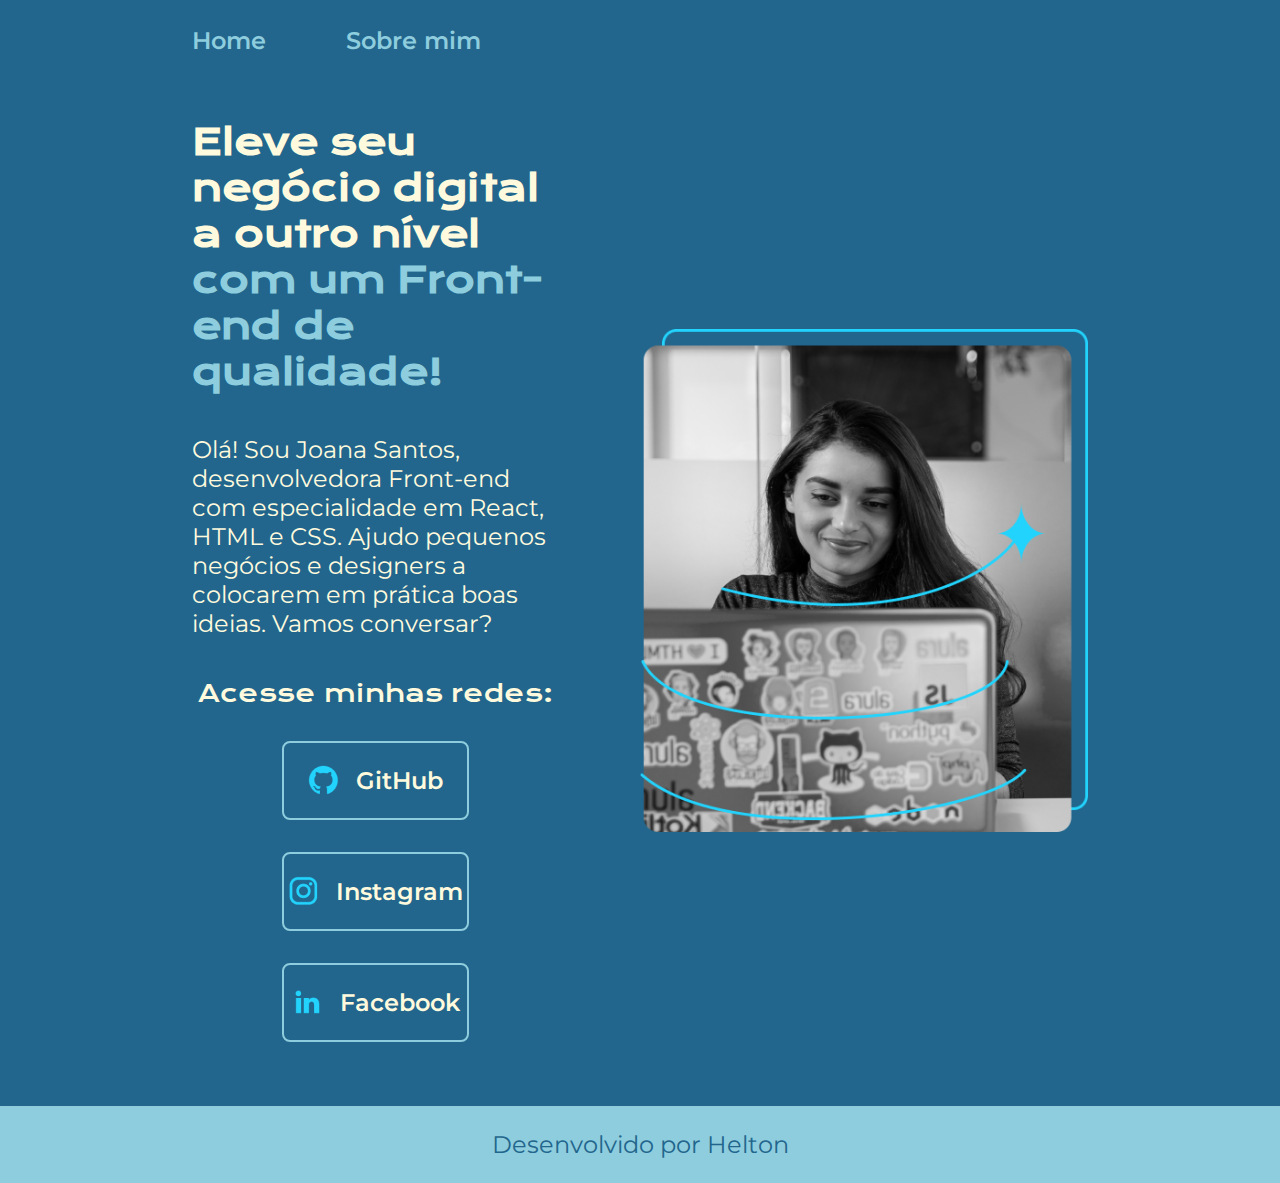
<file: index.html>
<!DOCTYPE html>
<html lang="pt-br">
<head>
    <link rel="stylesheet" href="./styles/style.css">
    <meta charset="UTF-8">
    <meta http-equiv="X-UA-Compatible" content="IE=edge">
    <meta name="viewport" content="width=device-width, initial-scale=1.0">
    <title>Portifolio</title>
</head>
<body>
    <header class="cabecalho">
        <nav class="cabecalho__menu">
            <a class="cabecalho__menu__link" href="index.html">Home</a>
            <a class="cabecalho__menu__link" href="about.html">Sobre mim</a>
        </nav>
    </header>
    <main class="apresentacao">
        <section class="apresentacao__conteudo">
            <h1 class="apresentacao__conteudo__titulo">Eleve seu negócio digital a outro nível <strong class="titulo-destaque">com um Front-end de qualidade!</strong></h1>
            <p class="apresentacao__conteudo__texto">Olá! Sou Joana Santos, desenvolvedora Front-end com especialidade em React, HTML e CSS. Ajudo pequenos negócios e designers a colocarem em prática boas ideias. Vamos conversar?</p>
            <div class="apresentacao__links">
                <h2 class="apresentacao_links_subtitulo">Acesse minhas redes:</h2>
                <a class="apresentacao__links__botao" href="https://github.com/heltonmedasalencar">
                    <img src="./assets/github.png" alt="ícone logo do github">
                    GitHub
                </a>
                <a class="apresentacao__links__botao" href="https://instagram.com/heltonmedas">
                    <img src="./assets/instagram.png" alt="ícone logo do instagram">
                    Instagram
                </a>
                <a class="apresentacao__links__botao" href="https://facebook.com/heltonmedasalencar">
                    <img src="./assets/linkedin.png" alt="ícone logo do linkedin">
                    Facebook
                </a>
            </div>
        </section>
        <img class="apresentacao__imagem" src="./assets/imagem.png" alt="foto da Joana Santos programando">
    </main>
    <footer class="rodape">
        <p>Desenvolvido por Helton</p>
    </footer>
</body>
</html>
</file>
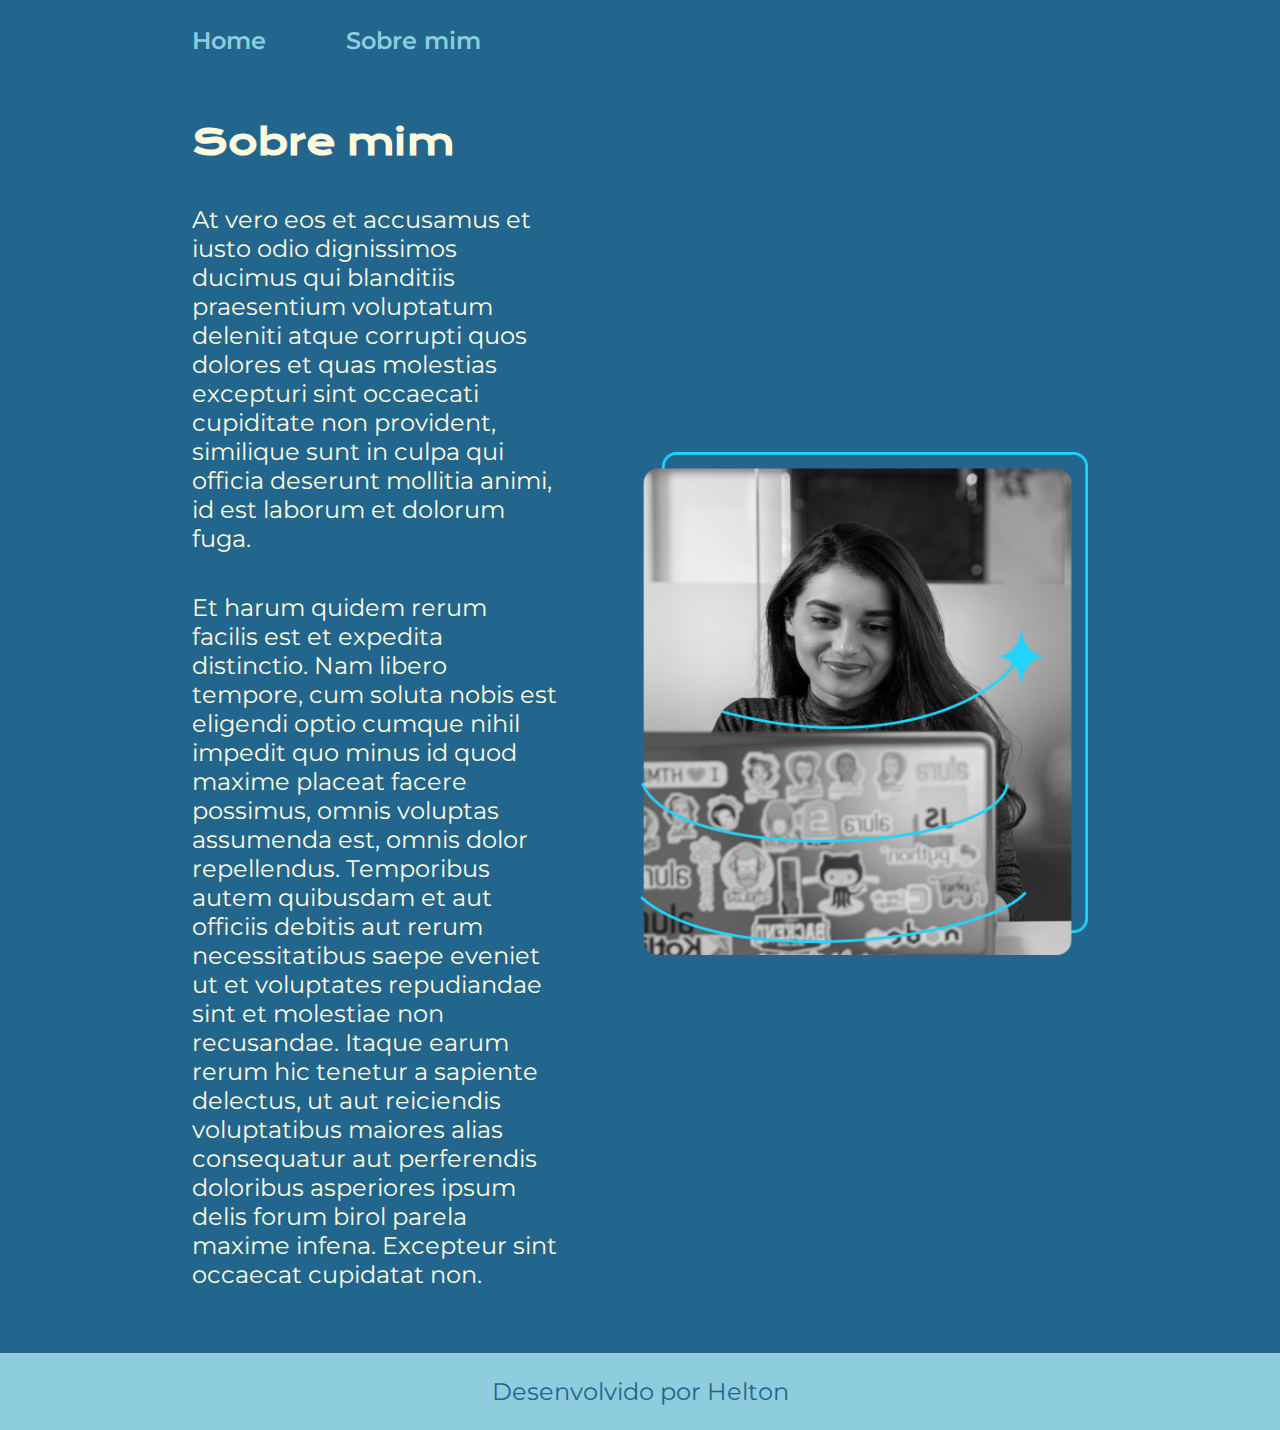
<file: about.html>
<!DOCTYPE html>
<html lang="pt-br">
<head>
    <link rel="stylesheet" href="./styles/style.css">
    <meta charset="UTF-8">
    <meta http-equiv="X-UA-Compatible" content="IE=edge">
    <meta name="viewport" content="width=device-width, initial-scale=1.0">
    <title>Sobre mim</title>
</head>
<body>
    <header class="cabecalho">
        <nav class="cabecalho__menu">
            <a class="cabecalho__menu__link" href="index.html">Home</a>
            <a class="cabecalho__menu__link" href="about.html">Sobre mim</a>
        </nav>
    </header>
    <main class="apresentacao">
        <section class="apresentacao__conteudo">
            <h1 class="apresentacao__conteudo__titulo">Sobre mim</h1>
            <p class="apresentacao__conteudo__texto">
                At vero eos et accusamus et iusto odio dignissimos ducimus qui blanditiis praesentium voluptatum deleniti atque corrupti quos dolores et quas molestias excepturi sint occaecati cupiditate non provident, similique sunt in culpa qui officia deserunt mollitia animi, id est laborum et dolorum fuga.
            </p>
            <p class="apresentacao__conteudo__texto">
                Et harum quidem rerum facilis est et expedita distinctio. Nam libero tempore, cum soluta nobis est eligendi optio cumque nihil impedit quo minus id quod maxime placeat facere possimus, omnis voluptas assumenda est, omnis dolor repellendus. Temporibus autem quibusdam et aut officiis debitis aut rerum necessitatibus saepe eveniet ut et voluptates repudiandae sint et molestiae non recusandae. Itaque earum rerum hic tenetur a sapiente delectus, ut aut reiciendis voluptatibus maiores alias consequatur aut perferendis doloribus asperiores ipsum delis forum birol parela maxime infena. Excepteur sint occaecat cupidatat non.
            </p>
        </section>
        <img class="apresentacao__imagem" src="./assets/imagem.png" alt="foto da Joana Santos programando">
    </main>
    <footer class="rodape">
        <p>Desenvolvido por Helton</p>
    </footer>
</body>
</html>
</file>
<file: styles/style.css>
@import url('https://fonts.googleapis.com/css2?family=Krona+One&family=Montserrat:wght@400;600&display=swap');

:root {
    --cor-primaria: #22668D;
    --cor-secundaria: #FFFADD;
    --cor-terciaria: #8ECDDD;
    --cor-hover-botao: #FFCC70;
    --fonte-primaria: 'Krona One', sans-serif;
    --fonte-secundaria: 'Montserrat', sans-serif;
}

* {
    margin: 0;
    padding: 0;
}

body {
    /* height:100vh; */
    box-sizing:border-box;
    background-color:var(--cor-primaria);
    color:var(--cor-secundaria);
}

.cabecalho {
    padding: 2% 0% 0% 15%;
}

.cabecalho__menu {
    display: flex;
    gap:80px;
}
.cabecalho__menu__link {
    font-family: var(--fonte-secundaria);
    font-size: 1.5rem;
    font-weight: 600;
    color:var(--cor-terciaria);
    text-decoration: none;
}

.apresentacao {
    padding: 5% 15%;
    display:flex;
    align-items:center;
    justify-content:space-between;
    gap:82px;
}

.apresentacao__conteudo {
    width: 50%;
    display:flex;
    flex-direction:column;
    gap:40px;
}

.apresentacao__conteudo__titulo {
    font-size: 2.25rem;
    font-family: var(--fonte-primaria);
}

.titulo-destaque {
    color:var(--cor-terciaria);
}

.apresentacao__conteudo__texto {
    font-size: 1.5rem;
    font-family: var(--fonte-secundaria);
}

.apresentacao__links {
    display:flex;
    justify-content:space-between;
    flex-direction:column;
    align-items:center;
    gap: 32px;
}

.apresentacao_links_subtitulo {
    font-size: 1.5rem;
    font-family: var(--fonte-primaria);
    font-weight:400;
}

.apresentacao__links__botao {
    /* background-color:var(--cor-terciaria); */
    display: flex;
    justify-content:center;
    gap: 16px;
    align-items: center;
    border: 2px solid var(--cor-terciaria);
    padding: 21.5px 0;
    width: 50%;
    text-align: center;
    border-radius: 8px;
    text-decoration: none;
    color: var(--cor-secundaria);
    font-size: 1.5rem;
    font-family: var(--fonte-secundaria);
    font-weight:600;    
}

.apresentacao__links__botao:hover{
    background-color: var(--cor-hover-botao);
}

.apresentacao__imagem{
    width: 50%;
}

.rodape {
    color: var(--cor-primaria);
    background-color: var(--cor-terciaria);
    padding: 24px;
    text-align: center;
    font-family: var(--fonte-secundaria);
    font-size: 1.5rem;
    font-weight: 400;
}

@media (max-width: 1200px) {
    .cabecalho {
        padding: 10%;
    }
    .cabecalho__menu{
        justify-content:center;       
    }
    .apresentacao{
        flex-direction:column-reverse;
        padding: 5%;
    }
    .apresentacao__conteudo {
        width: auto;
    }    
}
</file>
